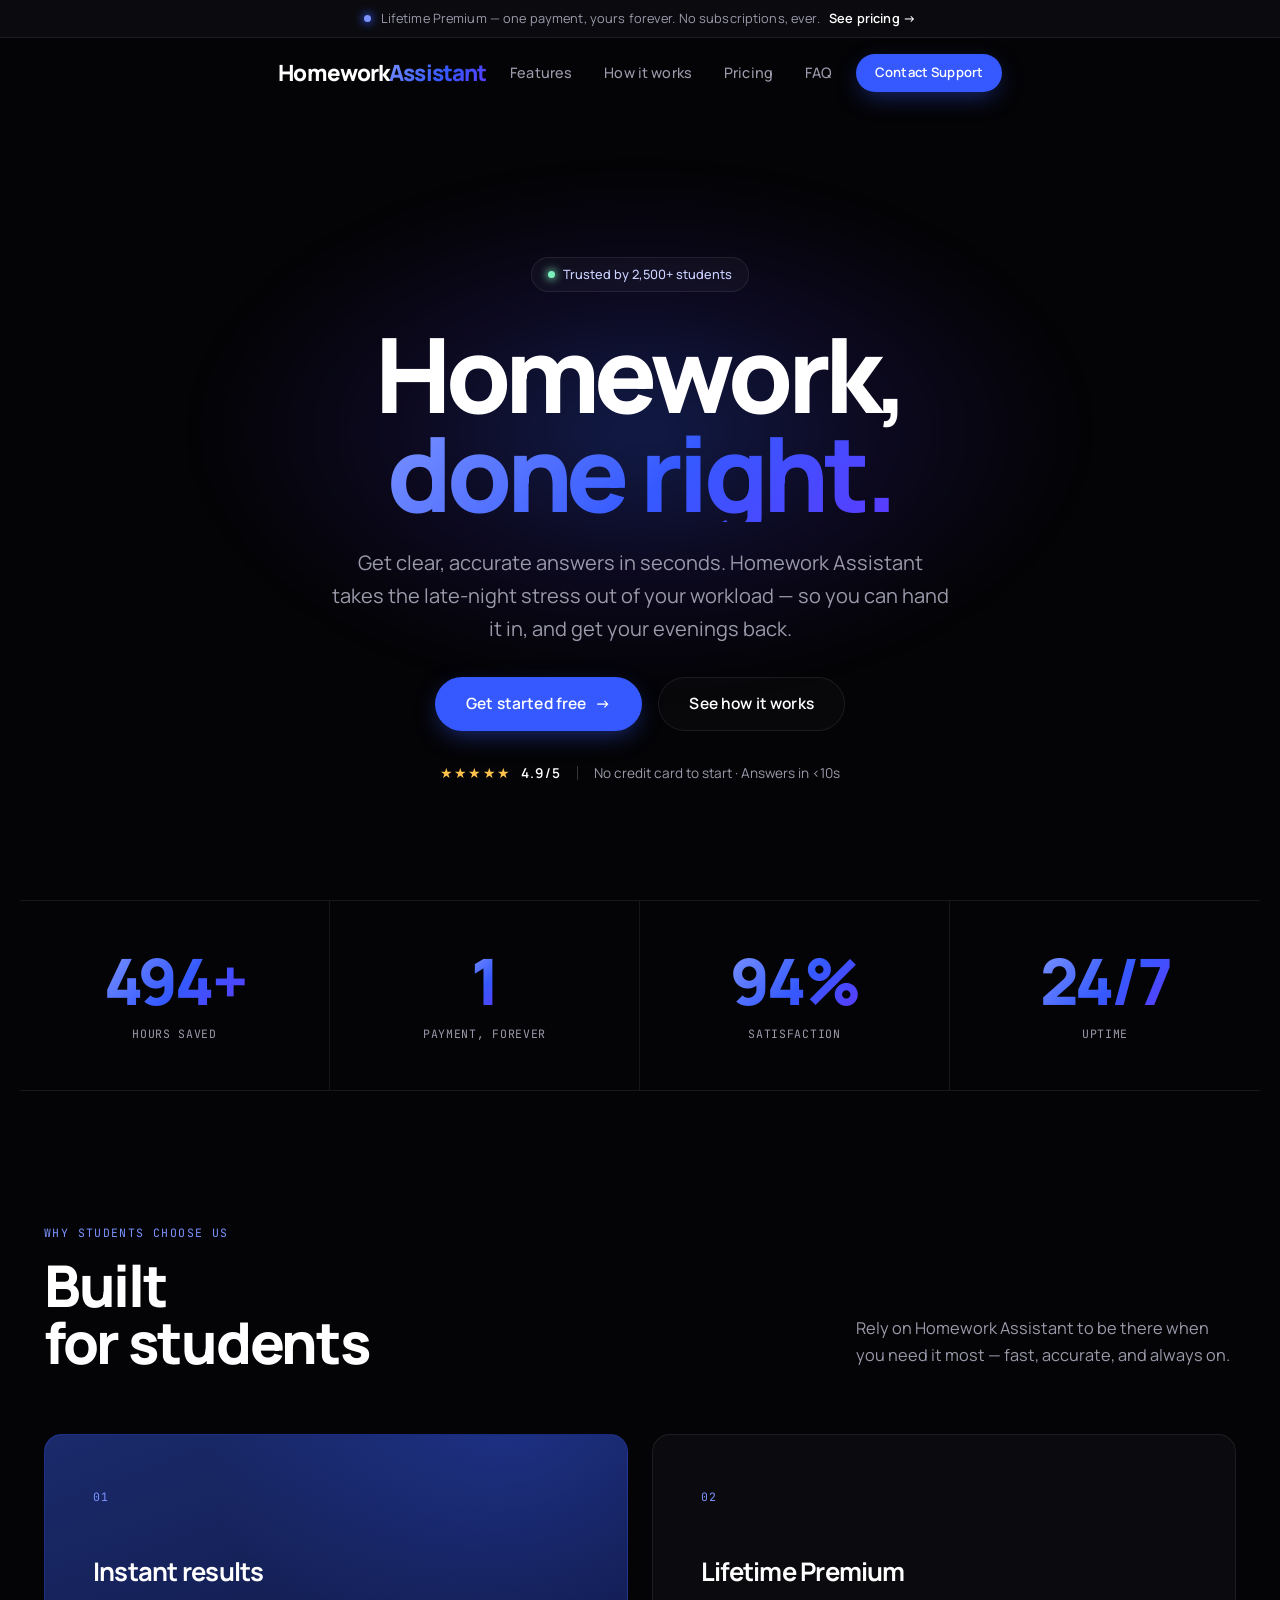
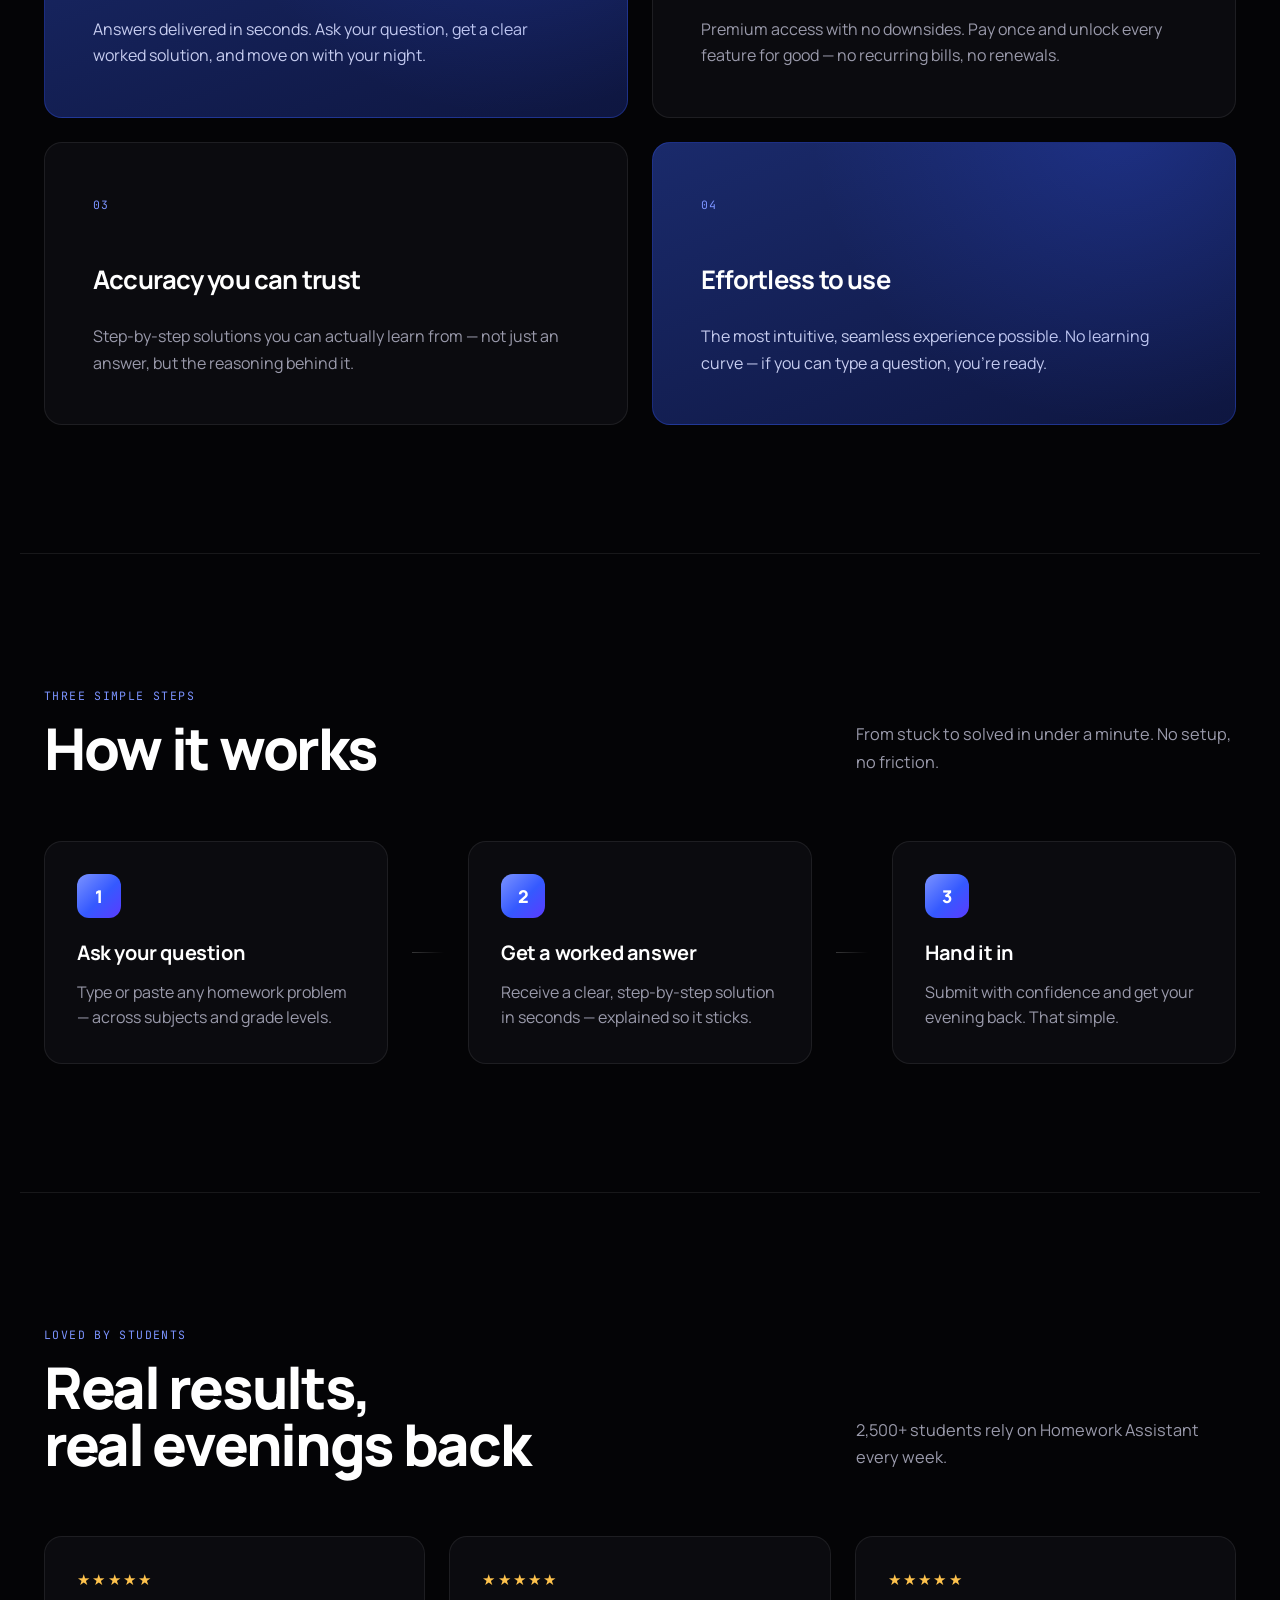
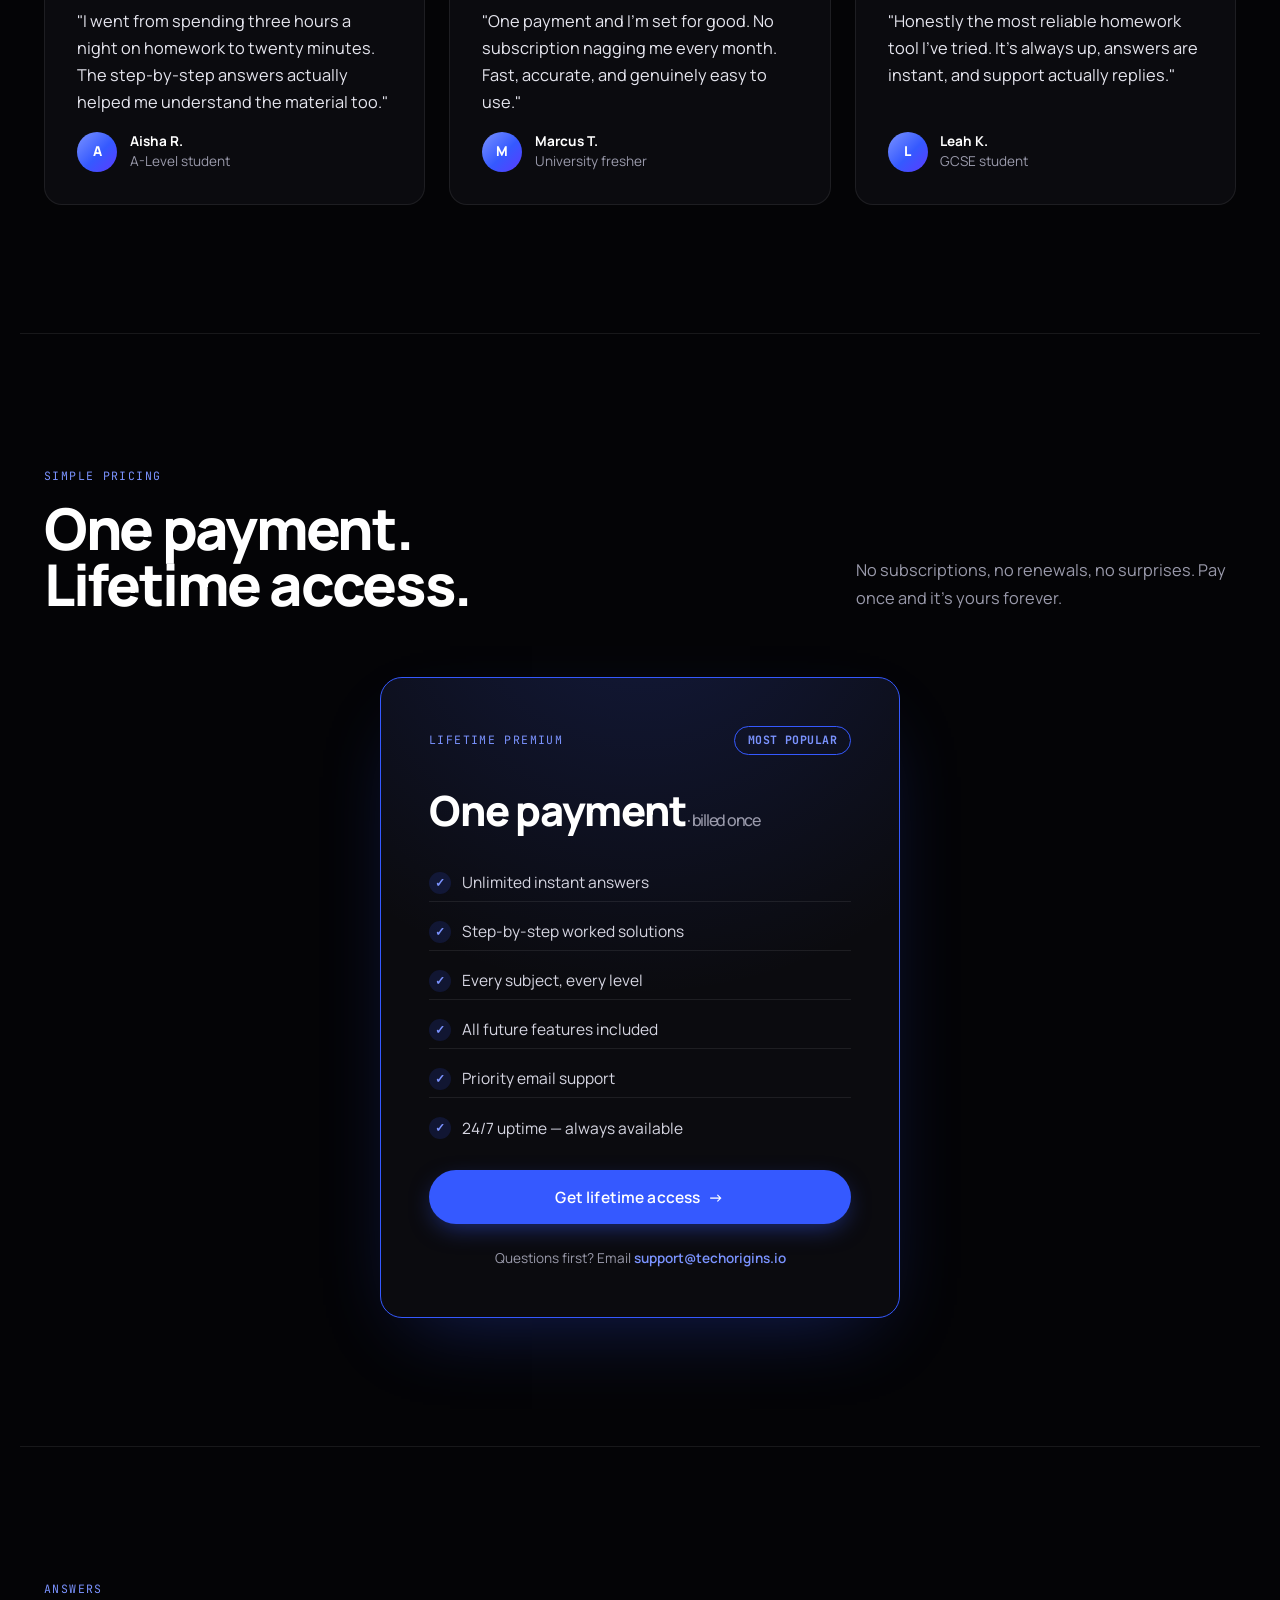
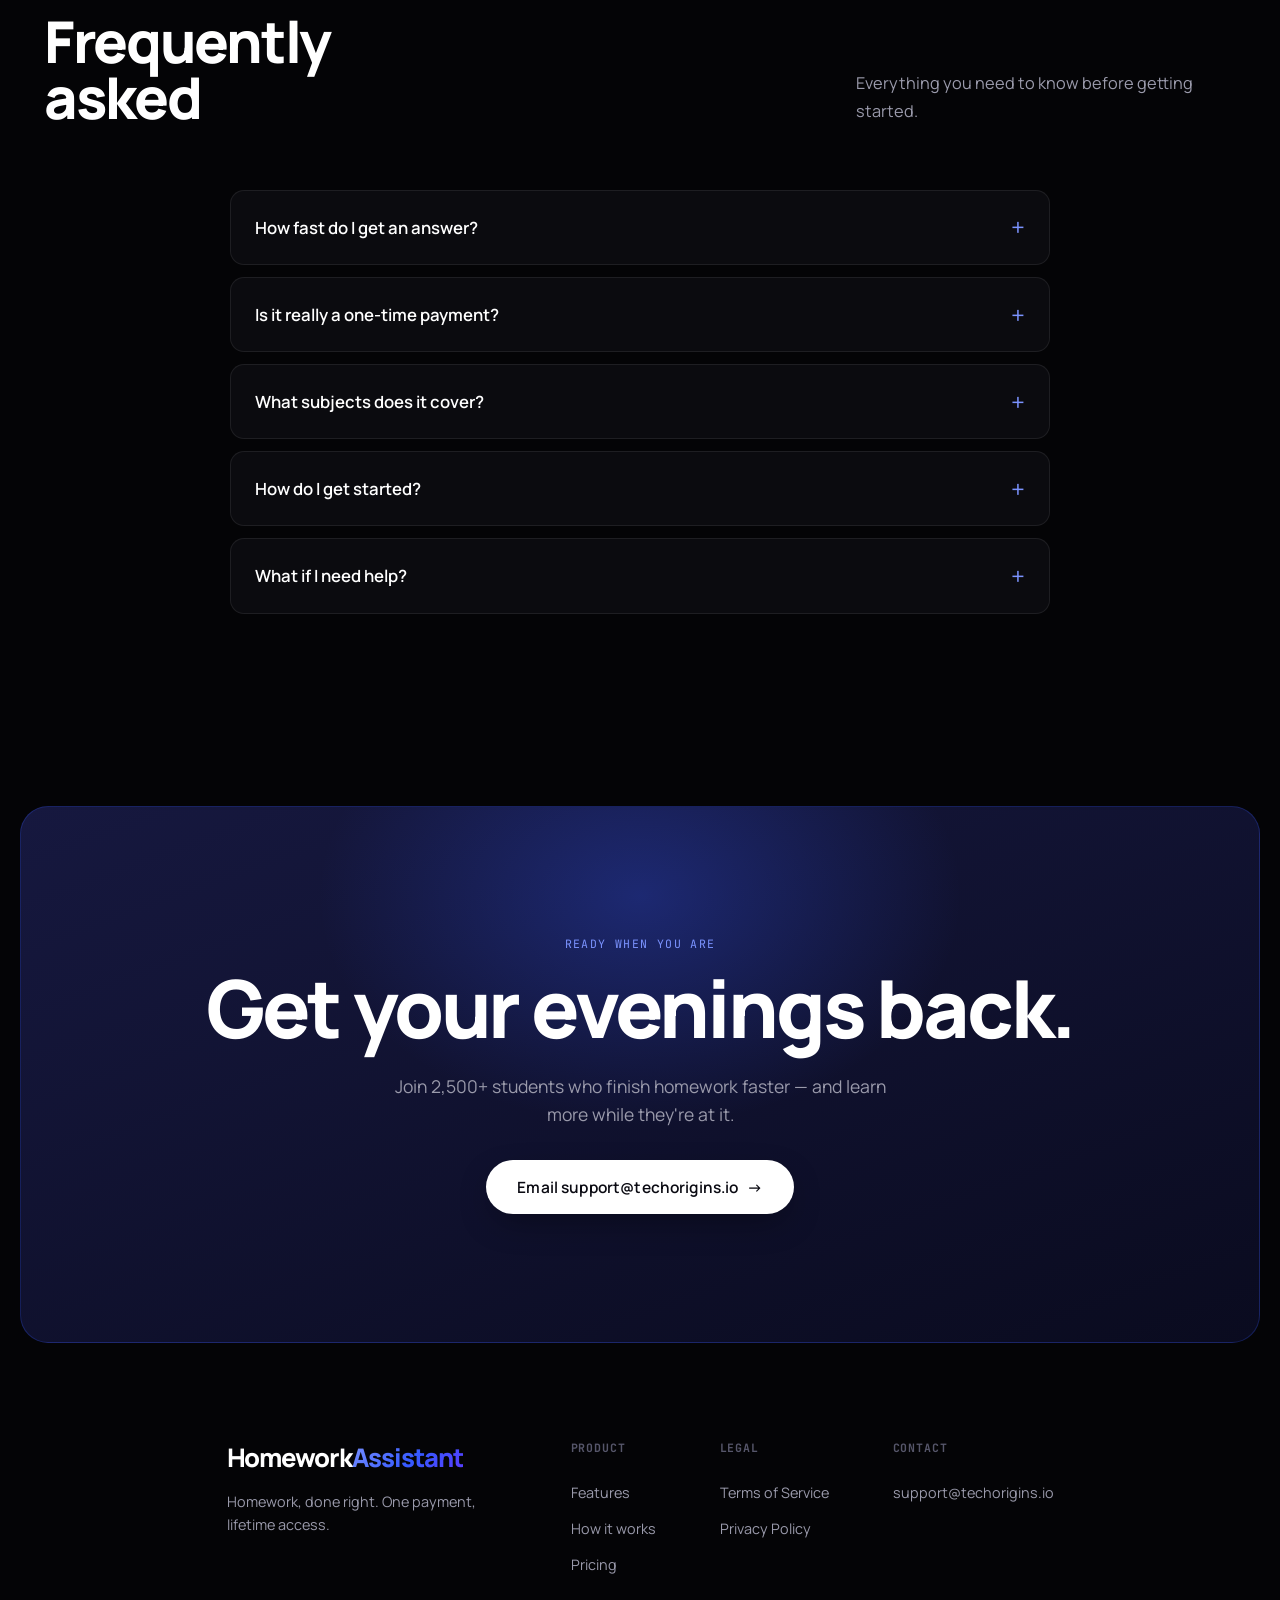
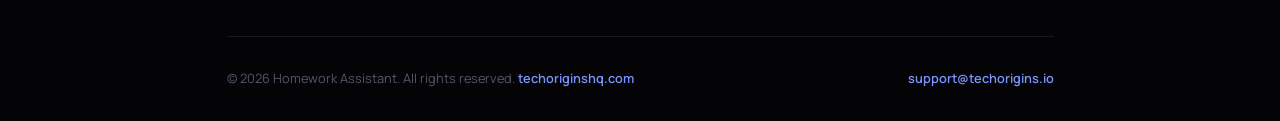
<file: index.html>
<!DOCTYPE html>
<html lang="en">
<head>
  <meta charset="utf-8" />
  <meta name="viewport" content="width=device-width, initial-scale=1" />
  <title>Homework Assistant — Homework, Done Right</title>
  <meta name="description" content="Homework Assistant gives students instant, accurate answers in seconds. One payment, lifetime access. Trusted by thousands of students to reclaim their evenings." />
  <meta property="og:title" content="Homework Assistant — Homework, Done Right" />
  <meta property="og:description" content="Instant, accurate homework help in seconds. One payment, lifetime access." />
  <meta property="og:site_name" content="Homework Assistant" />
  <meta property="og:type" content="website" />
  <meta name="twitter:card" content="summary_large_image" />
  <meta name="twitter:title" content="Homework Assistant — Homework, Done Right" />
  <meta name="twitter:description" content="Instant, accurate homework help in seconds. One payment, lifetime access." />
  <link rel="icon" href="media/favicon.svg" type="image/svg+xml" />
  <link rel="preconnect" href="https://fonts.googleapis.com" />
  <link rel="preconnect" href="https://fonts.gstatic.com" crossorigin />
  <link href="https://fonts.googleapis.com/css2?family=Manrope:wght@200..800&family=JetBrains+Mono:wght@100..800&display=swap" rel="stylesheet" />
  <link rel="stylesheet" href="styles.css" />
</head>
<body class="site-body">
  <!-- Announcement bar -->
  <div class="topbar">
    <span class="topbar-dot"></span>
    Lifetime Premium — one payment, yours forever. No subscriptions, ever.
    <a href="#pricing" class="topbar-link">See pricing →</a>
  </div>

  <header class="navbar" id="navbar">
    <a class="nav-logo" href="#top">Homework<span>Assistant</span></a>
    <nav class="nav-links">
      <a href="#features" class="nav-link">Features</a>
      <a href="#how" class="nav-link">How it works</a>
      <a href="#pricing" class="nav-link">Pricing</a>
      <a href="#faq" class="nav-link">FAQ</a>
    </nav>
    <div class="nav-actions">
      <a href="mailto:support@techorigins.io?subject=Homework%20Assistant%20Access" class="btn btn-primary btn-small">Contact Support</a>
    </div>
  </header>

  <div class="site-stage" id="top">
    <main>
      <!-- HERO -->
      <section class="hero">
        <div class="hero-glow" aria-hidden="true"></div>
        <div class="hero-inner reveal">
          <span class="hero-badge"><span class="hero-badge-dot"></span> Trusted by 2,500+ students</span>
          <h1 class="hero-title"><span>Homework,</span><span class="grad">done right.</span></h1>
          <p class="hero-subtitle">Get clear, accurate answers in seconds. Homework Assistant takes the late-night stress out of your workload — so you can hand it in, and get your evenings back.</p>
          <div class="hero-cta">
            <a class="btn btn-primary btn-lg" href="mailto:support@techorigins.io?subject=Homework%20Assistant%20Access">Get started free <span class="btn-arrow">→</span></a>
            <a href="#how" class="btn btn-secondary btn-lg">See how it works</a>
          </div>
          <div class="hero-trust">
            <div class="trust-stars">★★★★★ <span>4.9/5</span></div>
            <span class="trust-sep"></span>
            <span class="trust-text">No credit card to start · Answers in &lt;10s</span>
          </div>
        </div>
      </section>

      <!-- STATS -->
      <section class="stats-bar reveal">
        <div class="stat-item">
          <div class="stat-val" data-count="500" data-suffix="+">0</div>
          <div class="stat-label">Hours saved</div>
        </div>
        <div class="stat-item">
          <div class="stat-val">1</div>
          <div class="stat-label">Payment, forever</div>
        </div>
        <div class="stat-item">
          <div class="stat-val" data-count="96" data-suffix="%">0</div>
          <div class="stat-label">Satisfaction</div>
        </div>
        <div class="stat-item">
          <div class="stat-val">24/7</div>
          <div class="stat-label">Uptime</div>
        </div>
      </section>

      <!-- FEATURES -->
      <section class="section" id="features">
        <div class="section-header reveal">
          <div>
            <span class="section-kicker">Why students choose us</span>
            <h2 class="section-title">Built<br/>for students</h2>
          </div>
          <p class="section-subtitle">Rely on Homework Assistant to be there when you need it most — fast, accurate, and always on.</p>
        </div>
        <div class="editorial-grid">
          <div class="editorial-card span-6 accent reveal">
            <div><span class="card-number">01</span><h3 class="card-title">Instant results</h3></div>
            <p class="card-desc">Answers delivered in seconds. Ask your question, get a clear worked solution, and move on with your night.</p>
          </div>
          <div class="editorial-card span-6 reveal">
            <div><span class="card-number">02</span><h3 class="card-title">Lifetime Premium</h3></div>
            <p class="card-desc">Premium access with no downsides. Pay once and unlock every feature for good — no recurring bills, no renewals.</p>
          </div>
          <div class="editorial-card span-6 reveal">
            <div><span class="card-number">03</span><h3 class="card-title">Accuracy you can trust</h3></div>
            <p class="card-desc">Step-by-step solutions you can actually learn from — not just an answer, but the reasoning behind it.</p>
          </div>
          <div class="editorial-card span-6 accent reveal">
            <div><span class="card-number">04</span><h3 class="card-title">Effortless to use</h3></div>
            <p class="card-desc">The most intuitive, seamless experience possible. No learning curve — if you can type a question, you're ready.</p>
          </div>
        </div>
      </section>

      <!-- HOW IT WORKS -->
      <section class="section bordered" id="how">
        <div class="section-header reveal">
          <div>
            <span class="section-kicker">Three simple steps</span>
            <h2 class="section-title">How it works</h2>
          </div>
          <p class="section-subtitle">From stuck to solved in under a minute. No setup, no friction.</p>
        </div>
        <div class="steps-grid">
          <div class="step-card reveal">
            <span class="step-num">1</span>
            <h3 class="step-title">Ask your question</h3>
            <p class="step-desc">Type or paste any homework problem — across subjects and grade levels.</p>
          </div>
          <div class="step-line reveal" aria-hidden="true"></div>
          <div class="step-card reveal">
            <span class="step-num">2</span>
            <h3 class="step-title">Get a worked answer</h3>
            <p class="step-desc">Receive a clear, step-by-step solution in seconds — explained so it sticks.</p>
          </div>
          <div class="step-line reveal" aria-hidden="true"></div>
          <div class="step-card reveal">
            <span class="step-num">3</span>
            <h3 class="step-title">Hand it in</h3>
            <p class="step-desc">Submit with confidence and get your evening back. That simple.</p>
          </div>
        </div>
      </section>

      <!-- TESTIMONIALS -->
      <section class="section bordered" id="reviews">
        <div class="section-header reveal">
          <div>
            <span class="section-kicker">Loved by students</span>
            <h2 class="section-title">Real results,<br/>real evenings back</h2>
          </div>
          <p class="section-subtitle">2,500+ students rely on Homework Assistant every week.</p>
        </div>
        <div class="reviews-grid">
          <figure class="review-card reveal">
            <div class="review-stars">★★★★★</div>
            <blockquote>"I went from spending three hours a night on homework to twenty minutes. The step-by-step answers actually helped me understand the material too."</blockquote>
            <figcaption><span class="review-avatar">A</span><span><strong>Aisha R.</strong><br/>A-Level student</span></figcaption>
          </figure>
          <figure class="review-card reveal">
            <div class="review-stars">★★★★★</div>
            <blockquote>"One payment and I'm set for good. No subscription nagging me every month. Fast, accurate, and genuinely easy to use."</blockquote>
            <figcaption><span class="review-avatar">M</span><span><strong>Marcus T.</strong><br/>University fresher</span></figcaption>
          </figure>
          <figure class="review-card reveal">
            <div class="review-stars">★★★★★</div>
            <blockquote>"Honestly the most reliable homework tool I've tried. It's always up, answers are instant, and support actually replies."</blockquote>
            <figcaption><span class="review-avatar">L</span><span><strong>Leah K.</strong><br/>GCSE student</span></figcaption>
          </figure>
        </div>
      </section>

      <!-- PRICING -->
      <section class="section bordered" id="pricing">
        <div class="section-header reveal">
          <div>
            <span class="section-kicker">Simple pricing</span>
            <h2 class="section-title">One payment.<br/>Lifetime access.</h2>
          </div>
          <p class="section-subtitle">No subscriptions, no renewals, no surprises. Pay once and it's yours forever.</p>
        </div>
        <div class="pricing-wrap reveal">
          <div class="pricing-card">
            <div class="pricing-head">
              <span class="pricing-name">Lifetime Premium</span>
              <span class="pricing-badge">Most popular</span>
            </div>
            <div class="pricing-price">One payment<span class="pricing-suffix"> · billed once</span></div>
            <ul class="pricing-features">
              <li><span class="tick">✓</span> Unlimited instant answers</li>
              <li><span class="tick">✓</span> Step-by-step worked solutions</li>
              <li><span class="tick">✓</span> Every subject, every level</li>
              <li><span class="tick">✓</span> All future features included</li>
              <li><span class="tick">✓</span> Priority email support</li>
              <li><span class="tick">✓</span> 24/7 uptime — always available</li>
            </ul>
            <a class="btn btn-primary btn-lg btn-full" href="mailto:support@techorigins.io?subject=Homework%20Assistant%20Lifetime%20Access">Get lifetime access <span class="btn-arrow">→</span></a>
            <p class="pricing-fineprint">Questions first? Email <a href="mailto:support@techorigins.io">support@techorigins.io</a></p>
          </div>
        </div>
      </section>

      <!-- FAQ -->
      <section class="section bordered" id="faq">
        <div class="section-header reveal">
          <div>
            <span class="section-kicker">Answers</span>
            <h2 class="section-title">Frequently<br/>asked</h2>
          </div>
          <p class="section-subtitle">Everything you need to know before getting started.</p>
        </div>
        <div class="faq-list reveal">
          <details class="faq-item">
            <summary>How fast do I get an answer?<span class="faq-icon">+</span></summary>
            <p>Most answers come back in under ten seconds. Ask your question and you'll have a clear, worked solution almost instantly.</p>
          </details>
          <details class="faq-item">
            <summary>Is it really a one-time payment?<span class="faq-icon">+</span></summary>
            <p>Yes. Lifetime Premium is a single payment — no subscriptions, no renewals, no hidden fees. Pay once and every feature is yours for good, including everything we build in the future.</p>
          </details>
          <details class="faq-item">
            <summary>What subjects does it cover?<span class="faq-icon">+</span></summary>
            <p>Homework Assistant works across subjects and grade levels — from GCSE and A-Level through to university coursework. If you can type the question, we can help.</p>
          </details>
          <details class="faq-item">
            <summary>How do I get started?<span class="faq-icon">+</span></summary>
            <p>Email us at <a href="mailto:support@techorigins.io?subject=Homework%20Assistant%20Access">support@techorigins.io</a> and we'll get you set up. It only takes a minute.</p>
          </details>
          <details class="faq-item">
            <summary>What if I need help?<span class="faq-icon">+</span></summary>
            <p>Our team replies fast. Reach us any time at <a href="mailto:support@techorigins.io">support@techorigins.io</a> and we'll sort you out.</p>
          </details>
        </div>
      </section>

      <!-- FINAL CTA -->
      <section class="massive-cta reveal">
        <div class="cta-glow" aria-hidden="true"></div>
        <span class="cta-kicker">Ready when you are</span>
        <h2 class="cta-title">Get your evenings back.</h2>
        <p class="cta-sub">Join 2,500+ students who finish homework faster — and learn more while they're at it.</p>
        <a href="mailto:support@techorigins.io?subject=Homework%20Assistant%20Access" class="btn btn-light btn-lg">Email support@techorigins.io <span class="btn-arrow">→</span></a>
      </section>
    </main>
  </div>

  <footer class="footer">
    <div class="footer-top">
      <div class="footer-brand">
        <h2><span class="brand-wordmark">Homework<span class="brand-accent">Assistant</span></span></h2>
        <p class="footer-tagline">Homework, done right. One payment, lifetime access.</p>
      </div>
      <div class="footer-links">
        <div class="footer-col">
          <h4>Product</h4>
          <ul>
            <li><a href="#features">Features</a></li>
            <li><a href="#how">How it works</a></li>
            <li><a href="#pricing">Pricing</a></li>
          </ul>
        </div>
        <div class="footer-col">
          <h4>Legal</h4>
          <ul>
            <li><a href="terms.html">Terms of Service</a></li>
            <li><a href="privacy.html">Privacy Policy</a></li>
          </ul>
        </div>
        <div class="footer-col">
          <h4>Contact</h4>
          <ul>
            <li><a href="mailto:support@techorigins.io">support@techorigins.io</a></li>
          </ul>
        </div>
      </div>
    </div>
    <div class="footer-bottom">
      <p>© <span id="year"></span> Homework Assistant. All rights reserved. <a href="https://techoriginshq.com/" class="footer-bottom-cta">techoriginshq.com</a></p>
      <script>document.getElementById("year").textContent = new Date().getFullYear();</script>
      <a href="mailto:support@techorigins.io" class="footer-bottom-cta">support@techorigins.io</a>
    </div>
  </footer>

  <script src="script.js"></script>
</body>
</html>
</file>
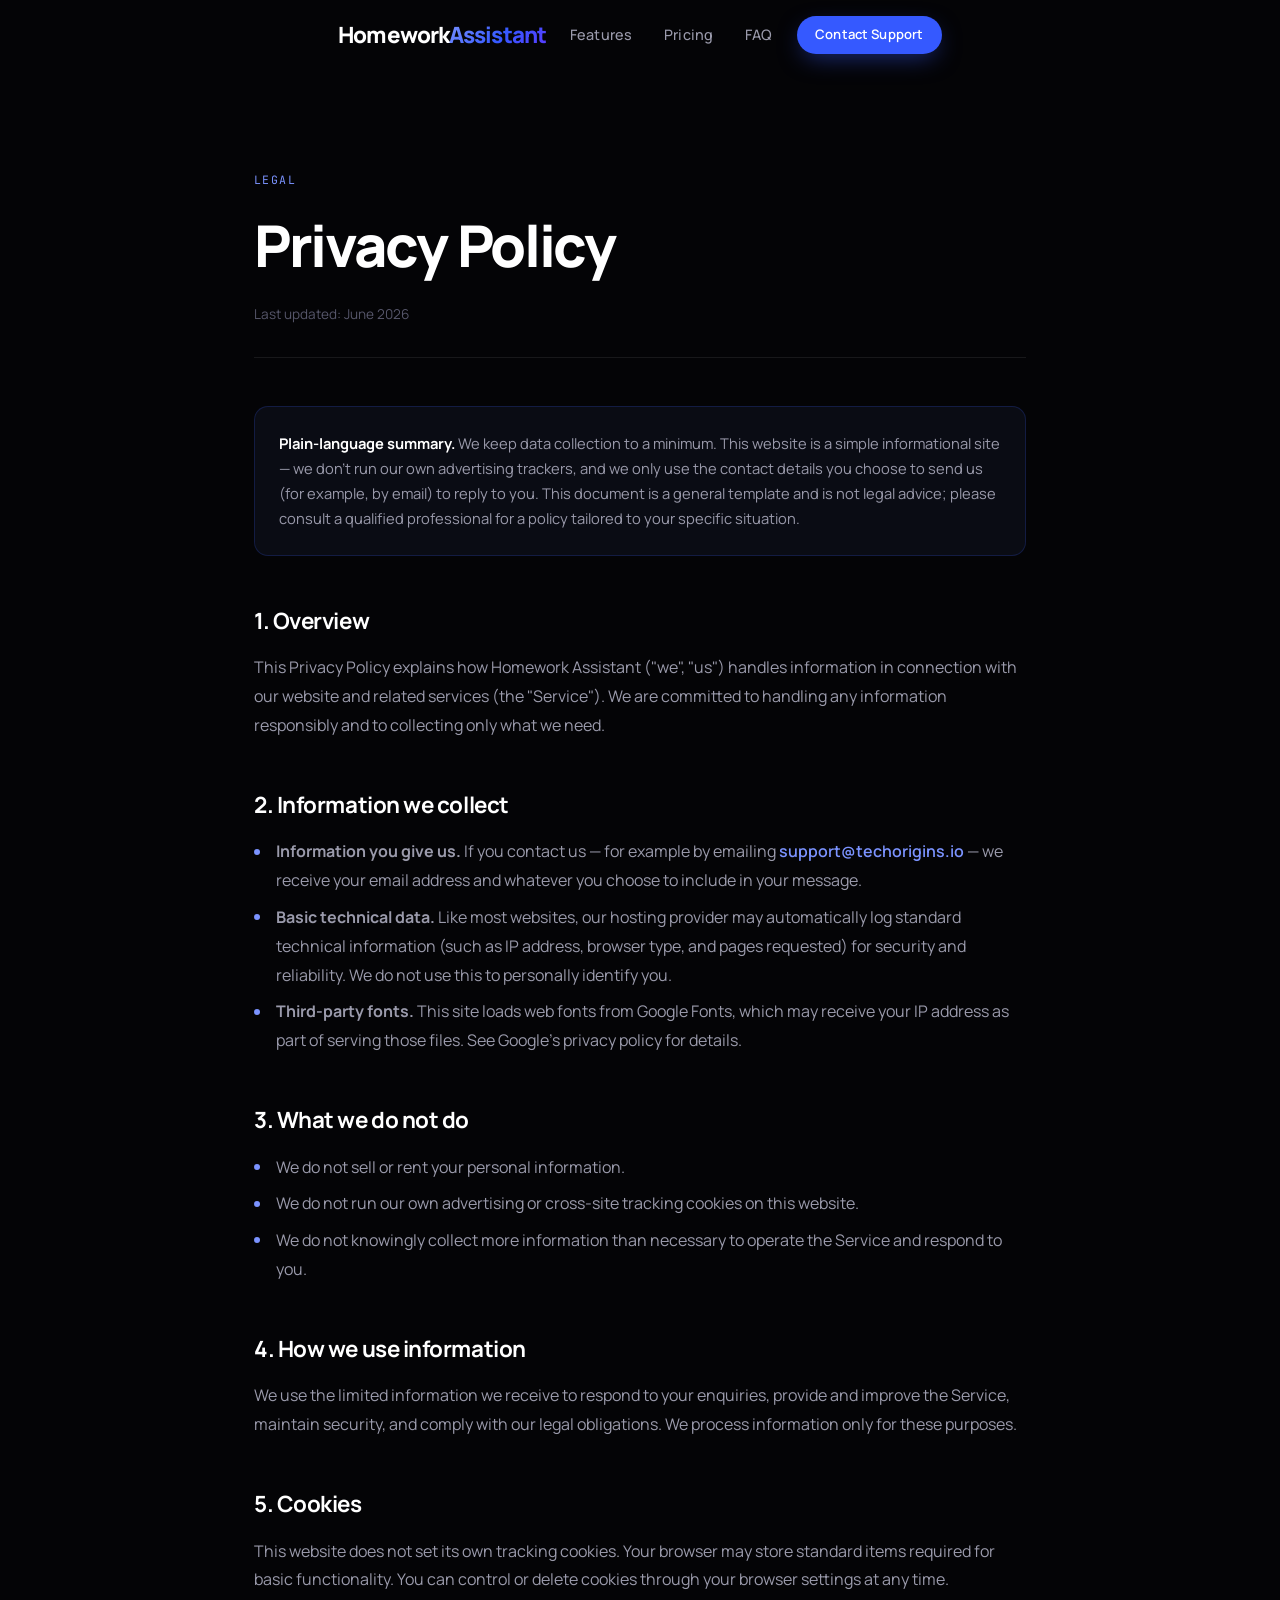
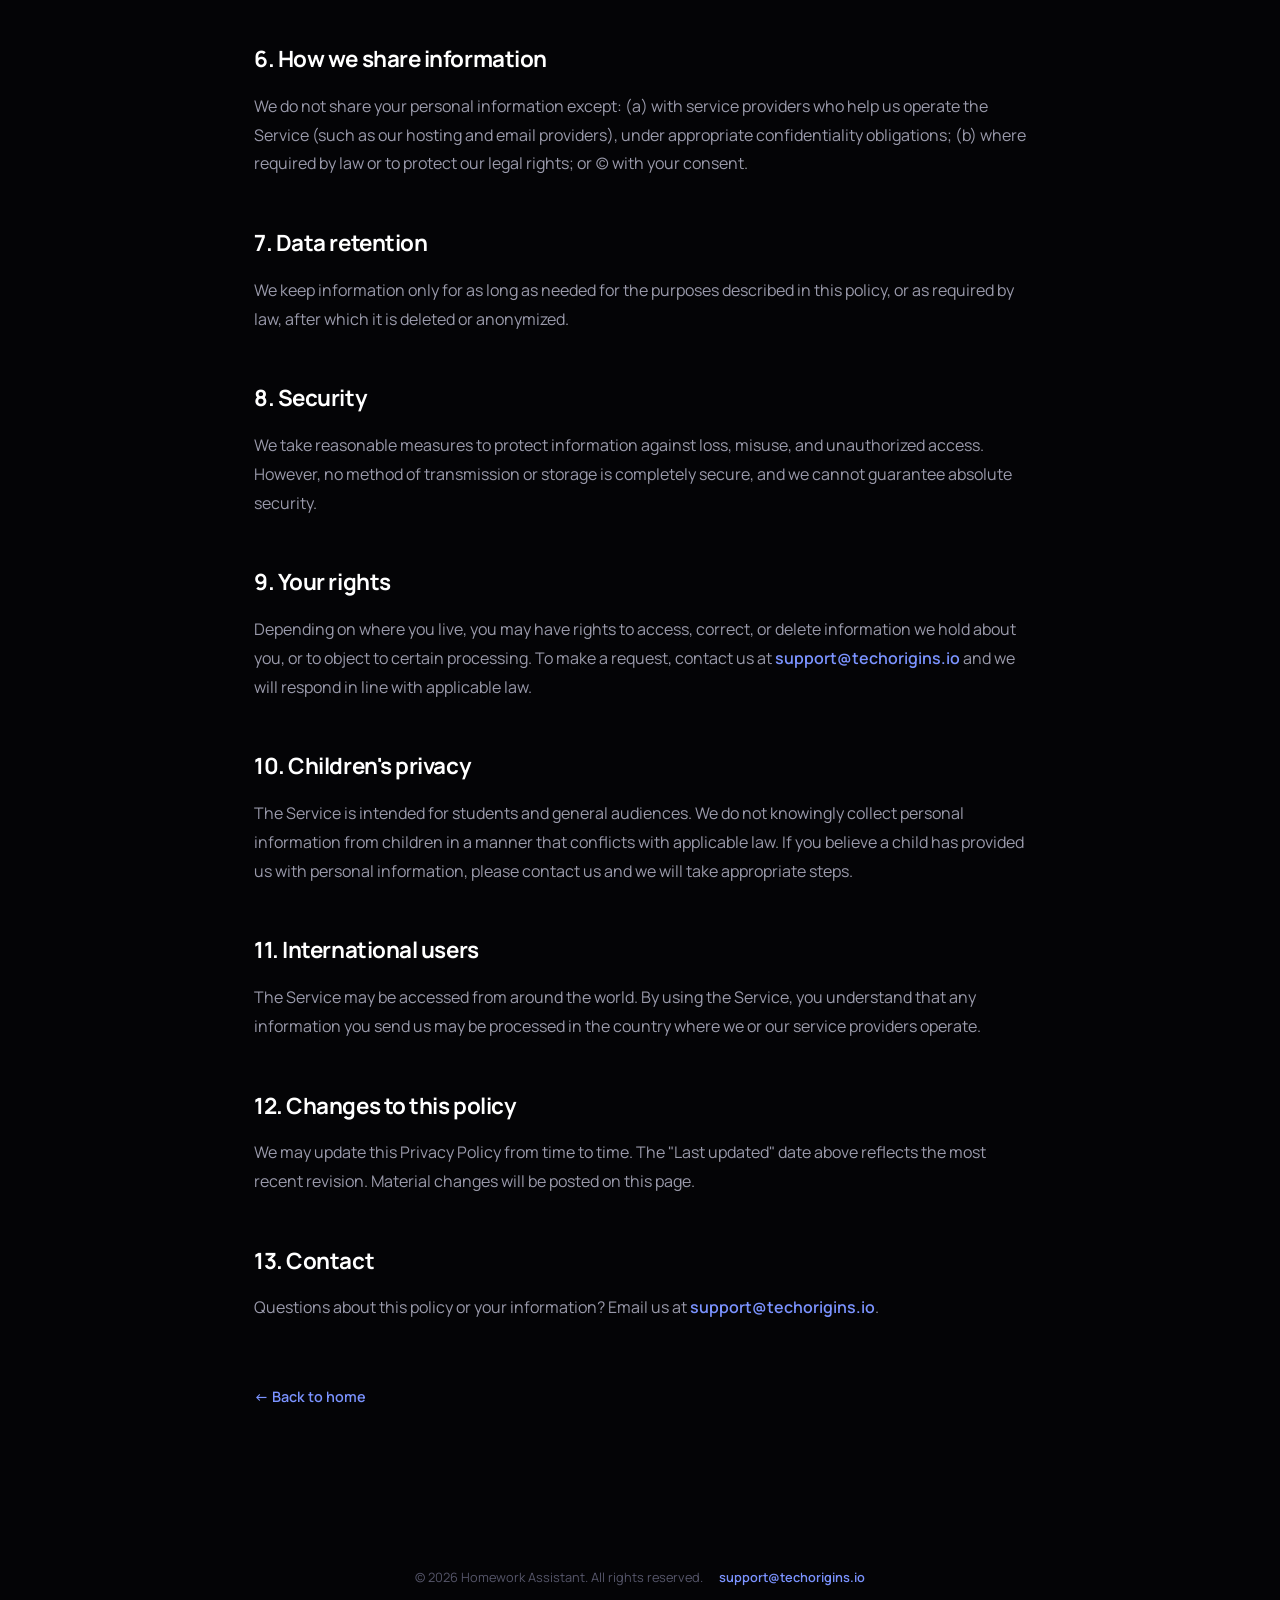
<file: privacy.html>
<!DOCTYPE html>
<html lang="en">
<head>
  <meta charset="utf-8" />
  <meta name="viewport" content="width=device-width, initial-scale=1" />
  <title>Privacy Policy — Homework Assistant</title>
  <meta name="description" content="Privacy Policy for Homework Assistant." />
  <meta name="robots" content="index,follow" />
  <link rel="icon" href="media/favicon.svg" type="image/svg+xml" />
  <link rel="preconnect" href="https://fonts.googleapis.com" />
  <link rel="preconnect" href="https://fonts.gstatic.com" crossorigin />
  <link href="https://fonts.googleapis.com/css2?family=Manrope:wght@200..800&family=JetBrains+Mono:wght@100..800&display=swap" rel="stylesheet" />
  <link rel="stylesheet" href="styles.css" />
</head>
<body class="site-body">
  <header class="navbar">
    <a class="nav-logo" href="index.html">Homework<span>Assistant</span></a>
    <nav class="nav-links">
      <a href="index.html#features" class="nav-link">Features</a>
      <a href="index.html#pricing" class="nav-link">Pricing</a>
      <a href="index.html#faq" class="nav-link">FAQ</a>
    </nav>
    <div class="nav-actions">
      <a href="mailto:support@techorigins.io?subject=Homework%20Assistant" class="btn btn-primary btn-small">Contact Support</a>
    </div>
  </header>

  <main class="legal-main">
    <div class="legal-header">
      <span class="legal-eyebrow">Legal</span>
      <h1>Privacy Policy</h1>
      <p class="legal-updated">Last updated: June 2026</p>
    </div>

    <div class="legal-disclaimer">
      <strong>Plain-language summary.</strong> We keep data collection to a minimum. This website is a simple
      informational site — we don't run our own advertising trackers, and we only use the contact details you
      choose to send us (for example, by email) to reply to you. This document is a general template and is not
      legal advice; please consult a qualified professional for a policy tailored to your specific situation.
    </div>

    <div class="legal-body">
      <h2>1. Overview</h2>
      <p>This Privacy Policy explains how Homework Assistant ("we", "us") handles information in connection with our website and related services (the "Service"). We are committed to handling any information responsibly and to collecting only what we need.</p>

      <h2>2. Information we collect</h2>
      <ul>
        <li><strong>Information you give us.</strong> If you contact us — for example by emailing <a href="mailto:support@techorigins.io">support@techorigins.io</a> — we receive your email address and whatever you choose to include in your message.</li>
        <li><strong>Basic technical data.</strong> Like most websites, our hosting provider may automatically log standard technical information (such as IP address, browser type, and pages requested) for security and reliability. We do not use this to personally identify you.</li>
        <li><strong>Third-party fonts.</strong> This site loads web fonts from Google Fonts, which may receive your IP address as part of serving those files. See Google's privacy policy for details.</li>
      </ul>

      <h2>3. What we do not do</h2>
      <ul>
        <li>We do not sell or rent your personal information.</li>
        <li>We do not run our own advertising or cross-site tracking cookies on this website.</li>
        <li>We do not knowingly collect more information than necessary to operate the Service and respond to you.</li>
      </ul>

      <h2>4. How we use information</h2>
      <p>We use the limited information we receive to respond to your enquiries, provide and improve the Service, maintain security, and comply with our legal obligations. We process information only for these purposes.</p>

      <h2>5. Cookies</h2>
      <p>This website does not set its own tracking cookies. Your browser may store standard items required for basic functionality. You can control or delete cookies through your browser settings at any time.</p>

      <h2>6. How we share information</h2>
      <p>We do not share your personal information except: (a) with service providers who help us operate the Service (such as our hosting and email providers), under appropriate confidentiality obligations; (b) where required by law or to protect our legal rights; or (c) with your consent.</p>

      <h2>7. Data retention</h2>
      <p>We keep information only for as long as needed for the purposes described in this policy, or as required by law, after which it is deleted or anonymized.</p>

      <h2>8. Security</h2>
      <p>We take reasonable measures to protect information against loss, misuse, and unauthorized access. However, no method of transmission or storage is completely secure, and we cannot guarantee absolute security.</p>

      <h2>9. Your rights</h2>
      <p>Depending on where you live, you may have rights to access, correct, or delete information we hold about you, or to object to certain processing. To make a request, contact us at <a href="mailto:support@techorigins.io">support@techorigins.io</a> and we will respond in line with applicable law.</p>

      <h2>10. Children's privacy</h2>
      <p>The Service is intended for students and general audiences. We do not knowingly collect personal information from children in a manner that conflicts with applicable law. If you believe a child has provided us with personal information, please contact us and we will take appropriate steps.</p>

      <h2>11. International users</h2>
      <p>The Service may be accessed from around the world. By using the Service, you understand that any information you send us may be processed in the country where we or our service providers operate.</p>

      <h2>12. Changes to this policy</h2>
      <p>We may update this Privacy Policy from time to time. The "Last updated" date above reflects the most recent revision. Material changes will be posted on this page.</p>

      <h2>13. Contact</h2>
      <p>Questions about this policy or your information? Email us at <a href="mailto:support@techorigins.io">support@techorigins.io</a>.</p>

      <a href="index.html" class="legal-back">← Back to home</a>
    </div>
  </main>

  <footer class="footer">
    <div class="footer-bottom">
      <p>© 2026 Homework Assistant. All rights reserved.</p>
      <a href="mailto:support@techorigins.io" class="footer-bottom-cta">support@techorigins.io</a>
    </div>
  </footer>
</body>
</html>
</file>
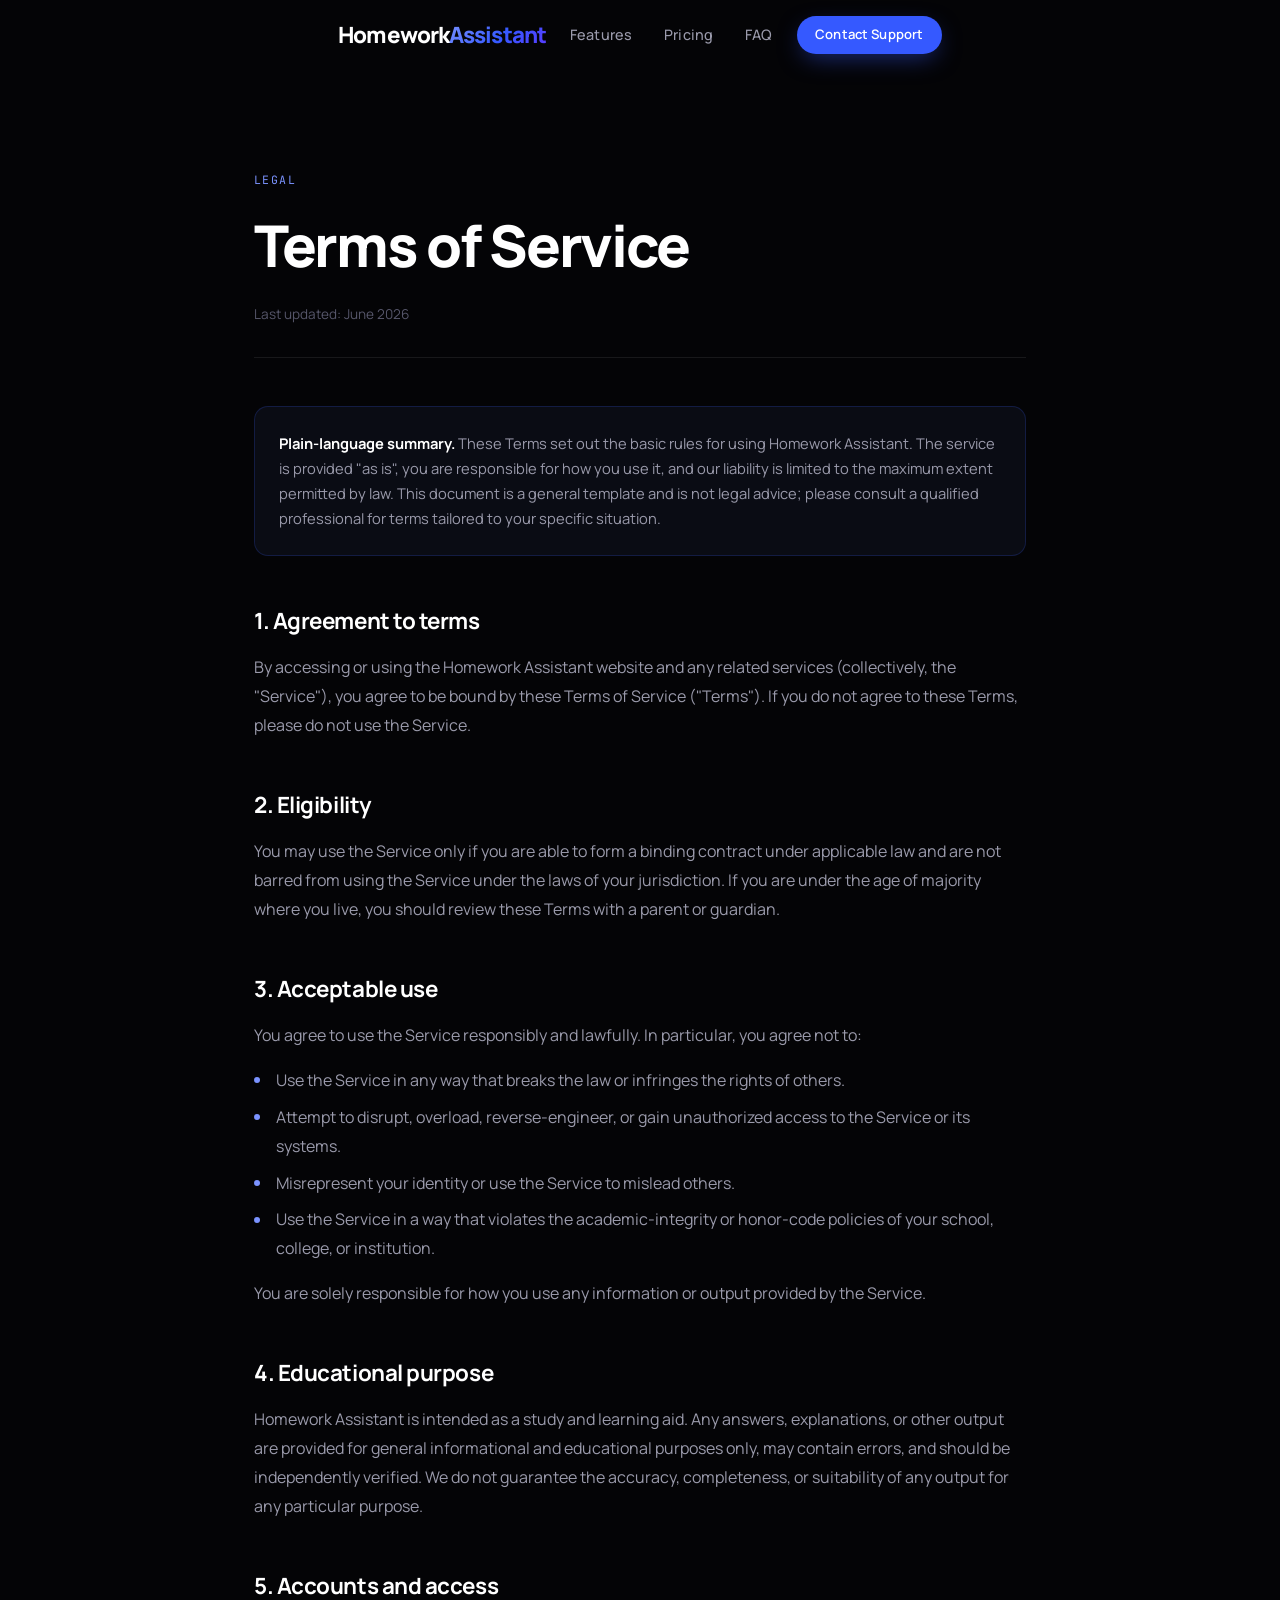
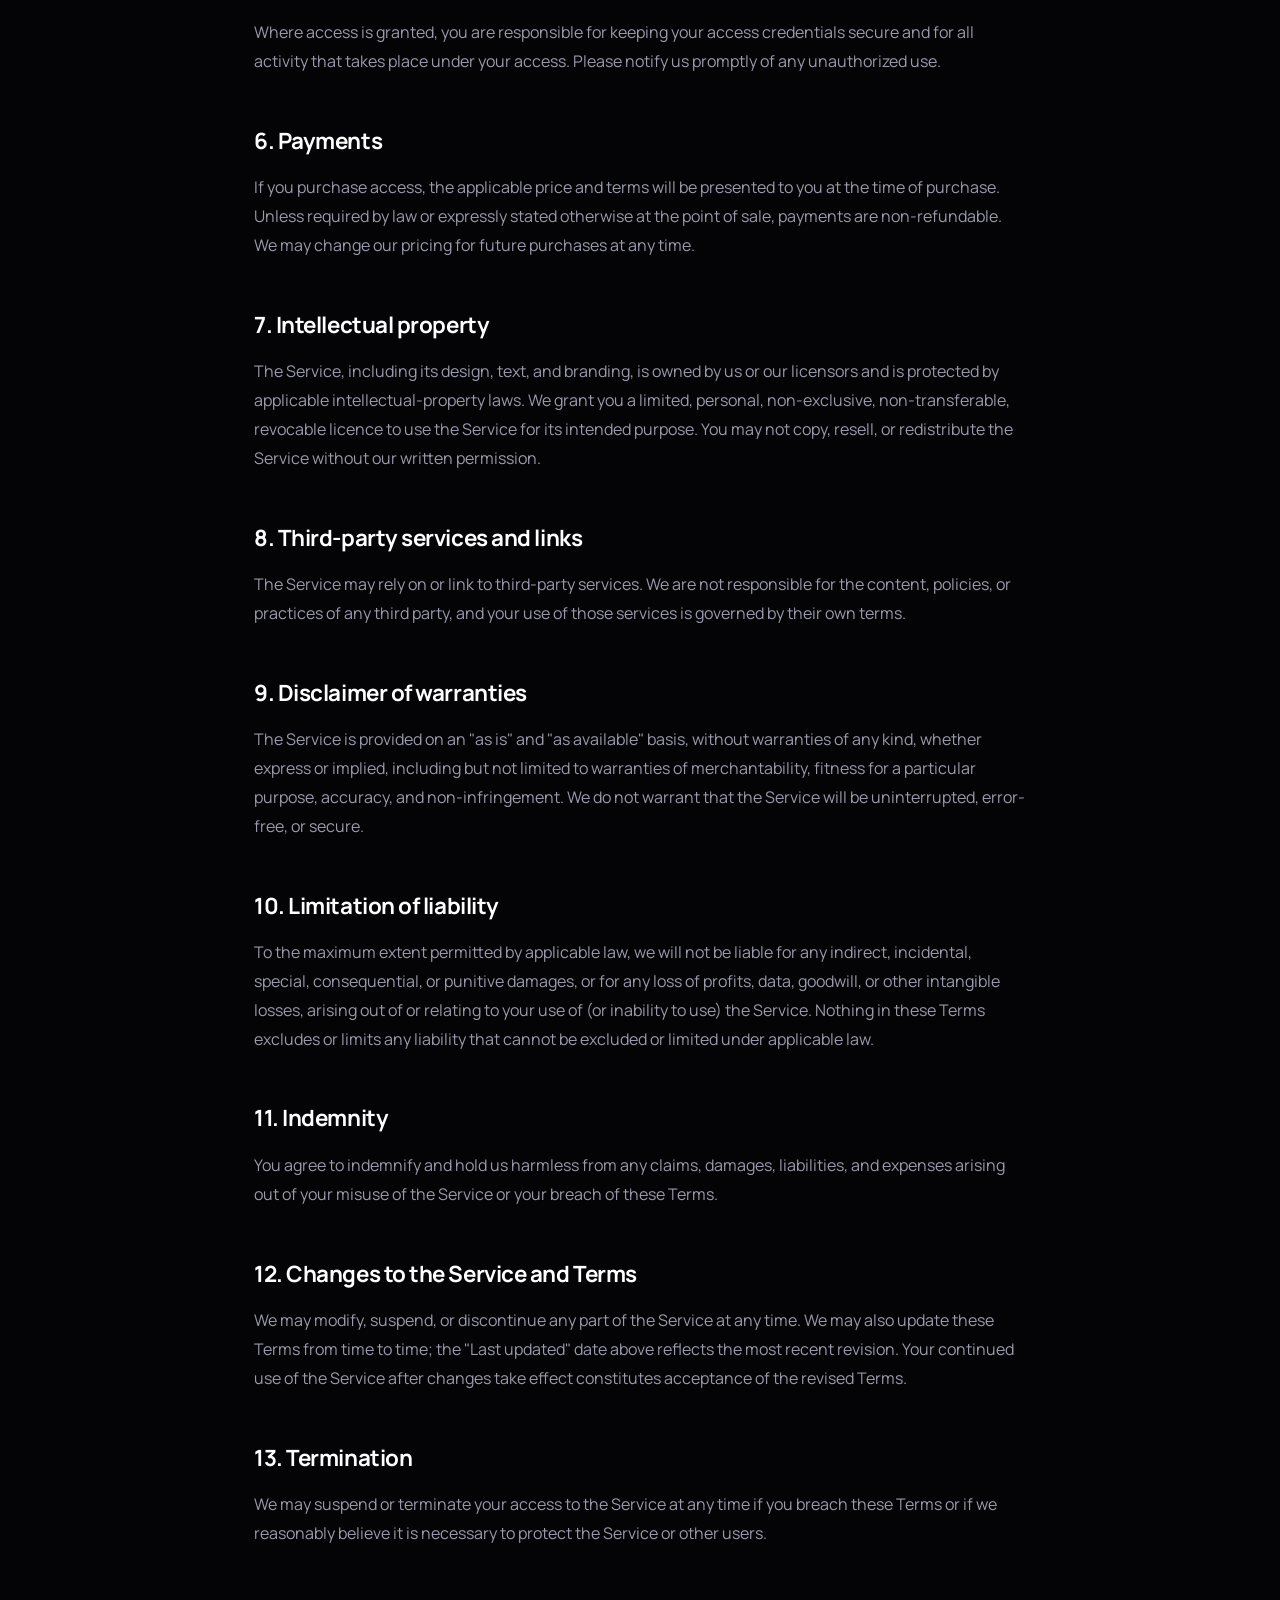
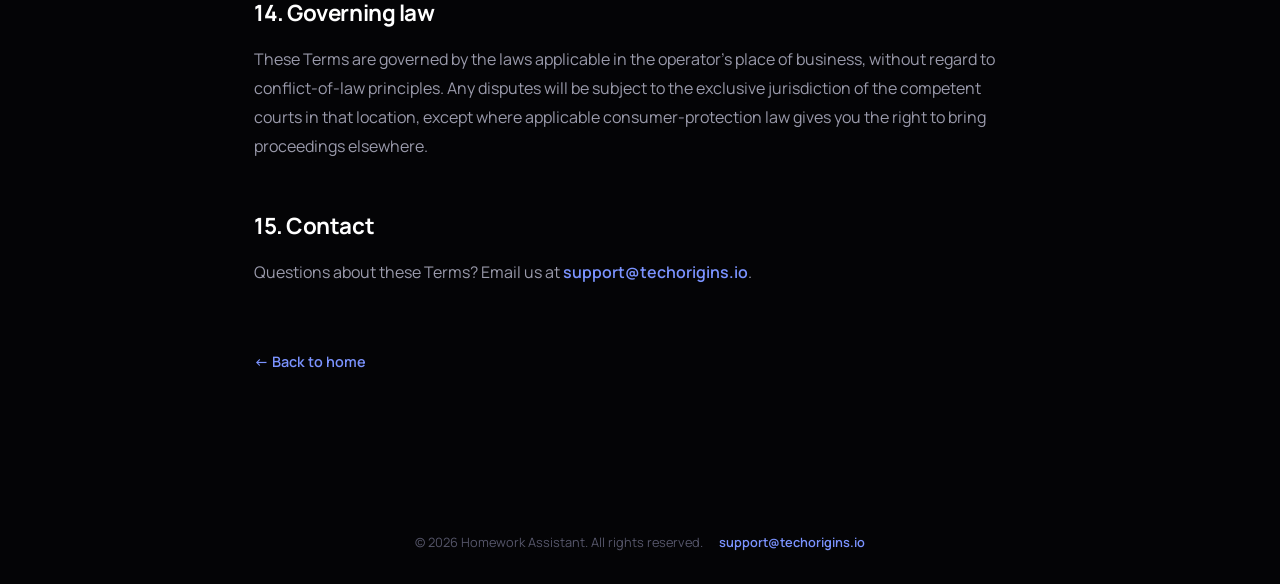
<file: terms.html>
<!DOCTYPE html>
<html lang="en">
<head>
  <meta charset="utf-8" />
  <meta name="viewport" content="width=device-width, initial-scale=1" />
  <title>Terms of Service — Homework Assistant</title>
  <meta name="description" content="Terms of Service for Homework Assistant." />
  <meta name="robots" content="index,follow" />
  <link rel="icon" href="media/favicon.svg" type="image/svg+xml" />
  <link rel="preconnect" href="https://fonts.googleapis.com" />
  <link rel="preconnect" href="https://fonts.gstatic.com" crossorigin />
  <link href="https://fonts.googleapis.com/css2?family=Manrope:wght@200..800&family=JetBrains+Mono:wght@100..800&display=swap" rel="stylesheet" />
  <link rel="stylesheet" href="styles.css" />
</head>
<body class="site-body">
  <header class="navbar">
    <a class="nav-logo" href="index.html">Homework<span>Assistant</span></a>
    <nav class="nav-links">
      <a href="index.html#features" class="nav-link">Features</a>
      <a href="index.html#pricing" class="nav-link">Pricing</a>
      <a href="index.html#faq" class="nav-link">FAQ</a>
    </nav>
    <div class="nav-actions">
      <a href="mailto:support@techorigins.io?subject=Homework%20Assistant" class="btn btn-primary btn-small">Contact Support</a>
    </div>
  </header>

  <main class="legal-main">
    <div class="legal-header">
      <span class="legal-eyebrow">Legal</span>
      <h1>Terms of Service</h1>
      <p class="legal-updated">Last updated: June 2026</p>
    </div>

    <div class="legal-disclaimer">
      <strong>Plain-language summary.</strong> These Terms set out the basic rules for using Homework Assistant.
      The service is provided "as is", you are responsible for how you use it, and our liability is limited to the
      maximum extent permitted by law. This document is a general template and is not legal advice; please consult a
      qualified professional for terms tailored to your specific situation.
    </div>

    <div class="legal-body">
      <h2>1. Agreement to terms</h2>
      <p>By accessing or using the Homework Assistant website and any related services (collectively, the "Service"), you agree to be bound by these Terms of Service ("Terms"). If you do not agree to these Terms, please do not use the Service.</p>

      <h2>2. Eligibility</h2>
      <p>You may use the Service only if you are able to form a binding contract under applicable law and are not barred from using the Service under the laws of your jurisdiction. If you are under the age of majority where you live, you should review these Terms with a parent or guardian.</p>

      <h2>3. Acceptable use</h2>
      <p>You agree to use the Service responsibly and lawfully. In particular, you agree not to:</p>
      <ul>
        <li>Use the Service in any way that breaks the law or infringes the rights of others.</li>
        <li>Attempt to disrupt, overload, reverse-engineer, or gain unauthorized access to the Service or its systems.</li>
        <li>Misrepresent your identity or use the Service to mislead others.</li>
        <li>Use the Service in a way that violates the academic-integrity or honor-code policies of your school, college, or institution.</li>
      </ul>
      <p>You are solely responsible for how you use any information or output provided by the Service.</p>

      <h2>4. Educational purpose</h2>
      <p>Homework Assistant is intended as a study and learning aid. Any answers, explanations, or other output are provided for general informational and educational purposes only, may contain errors, and should be independently verified. We do not guarantee the accuracy, completeness, or suitability of any output for any particular purpose.</p>

      <h2>5. Accounts and access</h2>
      <p>Where access is granted, you are responsible for keeping your access credentials secure and for all activity that takes place under your access. Please notify us promptly of any unauthorized use.</p>

      <h2>6. Payments</h2>
      <p>If you purchase access, the applicable price and terms will be presented to you at the time of purchase. Unless required by law or expressly stated otherwise at the point of sale, payments are non-refundable. We may change our pricing for future purchases at any time.</p>

      <h2>7. Intellectual property</h2>
      <p>The Service, including its design, text, and branding, is owned by us or our licensors and is protected by applicable intellectual-property laws. We grant you a limited, personal, non-exclusive, non-transferable, revocable licence to use the Service for its intended purpose. You may not copy, resell, or redistribute the Service without our written permission.</p>

      <h2>8. Third-party services and links</h2>
      <p>The Service may rely on or link to third-party services. We are not responsible for the content, policies, or practices of any third party, and your use of those services is governed by their own terms.</p>

      <h2>9. Disclaimer of warranties</h2>
      <p>The Service is provided on an "as is" and "as available" basis, without warranties of any kind, whether express or implied, including but not limited to warranties of merchantability, fitness for a particular purpose, accuracy, and non-infringement. We do not warrant that the Service will be uninterrupted, error-free, or secure.</p>

      <h2>10. Limitation of liability</h2>
      <p>To the maximum extent permitted by applicable law, we will not be liable for any indirect, incidental, special, consequential, or punitive damages, or for any loss of profits, data, goodwill, or other intangible losses, arising out of or relating to your use of (or inability to use) the Service. Nothing in these Terms excludes or limits any liability that cannot be excluded or limited under applicable law.</p>

      <h2>11. Indemnity</h2>
      <p>You agree to indemnify and hold us harmless from any claims, damages, liabilities, and expenses arising out of your misuse of the Service or your breach of these Terms.</p>

      <h2>12. Changes to the Service and Terms</h2>
      <p>We may modify, suspend, or discontinue any part of the Service at any time. We may also update these Terms from time to time; the "Last updated" date above reflects the most recent revision. Your continued use of the Service after changes take effect constitutes acceptance of the revised Terms.</p>

      <h2>13. Termination</h2>
      <p>We may suspend or terminate your access to the Service at any time if you breach these Terms or if we reasonably believe it is necessary to protect the Service or other users.</p>

      <h2>14. Governing law</h2>
      <p>These Terms are governed by the laws applicable in the operator's place of business, without regard to conflict-of-law principles. Any disputes will be subject to the exclusive jurisdiction of the competent courts in that location, except where applicable consumer-protection law gives you the right to bring proceedings elsewhere.</p>

      <h2>15. Contact</h2>
      <p>Questions about these Terms? Email us at <a href="mailto:support@techorigins.io">support@techorigins.io</a>.</p>

      <a href="index.html" class="legal-back">← Back to home</a>
    </div>
  </main>

  <footer class="footer">
    <div class="footer-bottom">
      <p>© 2026 Homework Assistant. All rights reserved.</p>
      <a href="mailto:support@techorigins.io" class="footer-bottom-cta">support@techorigins.io</a>
    </div>
  </footer>
</body>
</html>
</file>
<file: styles.css>
:root{
  --bg-pure:#040406;--bg-surface:#0b0b0f;--bg-elevated:#121218;
  --text-main:#fff;--text-muted:#9a9aab;--text-dim:#56566a;
  --accent:#3559ff;--accent-2:#7b93ff;--accent-hover:#284bdf;
  --border:#ffffff14;--border-hover:#ffffff33;
  --success:#7cf0bd;--star:#ffc34d;
  --grad:linear-gradient(135deg,#7b93ff 0%,#3559ff 55%,#5b3bff 100%);
  --font-sans:"Manrope",-apple-system,BlinkMacSystemFont,"Helvetica Neue",sans-serif;
  --font-mono:"JetBrains Mono",monospace;
  --space-1:.25rem;--space-2:.5rem;--space-3:.75rem;--space-4:1rem;--space-6:1.5rem;--space-8:2rem;--space-12:3rem;--space-16:4rem;--space-24:6rem;--space-32:8rem;
  --maxw:1240px;
}
*,:before,:after{box-sizing:border-box;margin:0;padding:0}
html{background:var(--bg-pure);scroll-behavior:smooth}
body{background:var(--bg-pure);min-height:100vh;color:var(--text-main);font-family:var(--font-sans);-webkit-font-smoothing:antialiased;line-height:1.5;overflow-x:hidden}
a{color:inherit;text-decoration:none;transition:all .25s cubic-bezier(.16,1,.3,1)}
button,input,textarea,select{font:inherit}
button{color:inherit;cursor:pointer;background:0 0;border:0}
img{max-width:100%;display:block}
::selection{background:var(--accent);color:#fff}
.site-body{flex-direction:column;min-height:100vh;display:flex}
.site-stage{flex:1}

/* Announcement bar */
.topbar{background:var(--bg-surface);border-bottom:1px solid var(--border);color:var(--text-muted);font-size:.8rem;letter-spacing:.01em;display:flex;align-items:center;justify-content:center;gap:.6rem;padding:.55rem 1rem;text-align:center}
.topbar-dot{width:7px;height:7px;border-radius:999px;background:var(--accent-2);box-shadow:0 0 10px 1px var(--accent);display:inline-block}
.topbar-link{color:#fff;font-weight:600;white-space:nowrap}
.topbar-link:hover{color:var(--accent-2)}

/* Navbar */
.navbar{z-index:100;justify-content:space-between;align-items:center;gap:var(--space-6);max-width:var(--maxw);margin:0 auto;padding:var(--space-4) var(--space-6);display:flex;position:sticky;top:0;left:0;right:0;transition:padding .25s,background .25s,border-color .25s}
.navbar.scrolled{background:rgba(8,8,12,.72);-webkit-backdrop-filter:blur(16px);backdrop-filter:blur(16px);border-bottom:1px solid var(--border);padding-top:.7rem;padding-bottom:.7rem;max-width:100%}
.navbar.scrolled .nav-inner{max-width:var(--maxw)}
.nav-logo{letter-spacing:-.04em;color:#fff;font-size:1.4rem;font-weight:800}
.nav-logo span{background:var(--grad);-webkit-background-clip:text;background-clip:text;-webkit-text-fill-color:transparent}
.nav-links{gap:var(--space-8);letter-spacing:.01em;font-size:.9rem;font-weight:500;display:flex}
.nav-link{color:var(--text-muted)}
.nav-link:hover{color:#fff}
.nav-actions{align-items:center;gap:var(--space-4);display:flex}

/* Buttons */
.btn{position:relative;letter-spacing:.01em;border:1px solid transparent;border-radius:999px;justify-content:center;align-items:center;gap:8px;min-height:46px;padding:0 1.5rem;font-size:.9rem;font-weight:600;transition:transform .25s cubic-bezier(.16,1,.3,1),box-shadow .25s,border-color .25s,color .25s,background .25s;display:inline-flex;white-space:nowrap}
.btn:hover{transform:translateY(-2px)}
.btn-lg{min-height:54px;padding:0 1.9rem;font-size:.97rem}
.btn-small{min-height:38px;padding:0 1.1rem;font-size:.82rem}
.btn-full{width:100%}
.btn-arrow{transition:transform .25s cubic-bezier(.16,1,.3,1)}
.btn:hover .btn-arrow{transform:translateX(4px)}
.btn-primary{background:var(--accent);color:#fff;box-shadow:0 8px 24px -6px #3559ff80}
.btn-primary:hover{background:var(--accent-hover);box-shadow:0 14px 34px -8px #3559ffaa}
.btn-secondary{border-color:var(--border);color:var(--text-main);background:rgba(255,255,255,.02)}
.btn-secondary:hover{border-color:var(--border-hover);background:rgba(255,255,255,.05)}
.btn-light{background:#fff;color:#0a0a12;box-shadow:0 12px 34px -8px #00000066}
.btn-light:hover{box-shadow:0 18px 44px -10px #00000088}

/* Section primitives */
.section{max-width:var(--maxw);padding:var(--space-32) var(--space-6);margin:0 auto}
.section.bordered{border-top:1px solid var(--border)}
.section-header{justify-content:space-between;align-items:flex-end;gap:var(--space-8);margin-bottom:var(--space-16);flex-wrap:wrap;display:flex}
.section-kicker,.card-number,.pricing-name,.cta-kicker{font-family:var(--font-mono);text-transform:uppercase;letter-spacing:.12em;font-size:.72rem;color:var(--accent-2);display:inline-block;margin-bottom:var(--space-4)}
.section-title{letter-spacing:-.04em;line-height:.98;font-size:clamp(2rem,5vw,3.6rem);font-weight:800}
.section-subtitle{max-width:380px;color:var(--text-muted);line-height:1.7;font-size:1.02rem}

/* Hero */
.hero{position:relative;max-width:var(--maxw);min-height:88vh;padding:var(--space-24) var(--space-6) var(--space-16);flex-direction:column;justify-content:center;margin:0 auto;display:flex;text-align:center;align-items:center}
.hero-glow{position:absolute;top:8%;left:50%;transform:translateX(-50%);width:min(900px,90vw);height:520px;background:radial-gradient(ellipse at center,#3559ff45 0%,#5b3bff1a 38%,transparent 70%);filter:blur(20px);pointer-events:none;z-index:0}
.hero-inner{position:relative;z-index:1;display:flex;flex-direction:column;align-items:center;max-width:880px}
.hero-badge{display:inline-flex;align-items:center;gap:.5rem;color:#cbd2ff;border:1px solid var(--border);background:rgba(255,255,255,.03);border-radius:999px;padding:.45rem 1rem;font-size:.8rem;font-weight:500;margin-bottom:var(--space-8)}
.hero-badge-dot{width:7px;height:7px;border-radius:999px;background:var(--success);box-shadow:0 0 8px 1px var(--success)}
.hero-title{letter-spacing:-.05em;line-height:.95;margin-bottom:var(--space-6);font-size:clamp(3rem,9vw,6.5rem);font-weight:800}
.hero-title span{display:block}
.hero-title .grad{background:var(--grad);-webkit-background-clip:text;background-clip:text;-webkit-text-fill-color:transparent}
.hero-subtitle{max-width:620px;color:var(--text-muted);line-height:1.65;font-size:clamp(1.05rem,2vw,1.25rem)}
.hero-cta{gap:var(--space-4);flex-wrap:wrap;display:flex;justify-content:center;margin-top:var(--space-8)}
.hero-trust{margin-top:var(--space-8);display:flex;align-items:center;gap:var(--space-4);flex-wrap:wrap;justify-content:center;color:var(--text-muted);font-size:.85rem}
.trust-stars{color:var(--star);letter-spacing:.1em;font-size:.85rem}
.trust-stars span{color:var(--text-main);font-weight:600;margin-left:.3rem}
.trust-sep{width:1px;height:14px;background:var(--border-hover)}

/* Stats */
.stats-bar{max-width:var(--maxw);margin:0 auto;border-top:1px solid var(--border);border-bottom:1px solid var(--border);grid-template-columns:repeat(4,1fr);display:grid}
.stat-item{padding:var(--space-12) var(--space-6);text-align:center;border-right:1px solid var(--border);flex-direction:column;align-items:center;display:flex}
.stat-item:last-child{border-right:0}
.stat-val{background:var(--grad);-webkit-background-clip:text;background-clip:text;-webkit-text-fill-color:transparent;letter-spacing:-.04em;font-size:clamp(2.6rem,5vw,4rem);font-weight:800;line-height:1}
.stat-label{margin-top:var(--space-3);color:var(--text-muted);font-family:var(--font-mono);text-transform:uppercase;letter-spacing:.06em;font-size:.72rem}

/* Editorial feature cards */
.editorial-grid{gap:var(--space-6);display:grid;grid-template-columns:repeat(12,1fr)}
.span-6{grid-column:span 6}
.editorial-card{position:relative;overflow:hidden;gap:var(--space-6);padding:var(--space-12);background:var(--bg-surface);border:1px solid var(--border);border-radius:18px;flex-direction:column;display:flex;transition:transform .3s cubic-bezier(.16,1,.3,1),border-color .3s,background .3s}
.editorial-card:hover{transform:translateY(-4px);border-color:var(--border-hover)}
.card-number{margin-bottom:var(--space-12)}
.card-title{letter-spacing:-.03em;font-size:1.6rem;font-weight:700}
.card-desc{color:var(--text-muted);line-height:1.65}
.editorial-card.accent{background:linear-gradient(160deg,#1a2a6b 0%,#0e1640 100%);border-color:#3559ff4d}
.editorial-card.accent:before{content:"";position:absolute;inset:0;background:radial-gradient(circle at 80% -10%,#3559ff40,transparent 55%);pointer-events:none}
.editorial-card.accent .card-number{color:var(--accent-2)}
.editorial-card.accent .card-desc{color:#c7cdf0}

/* Steps */
.steps-grid{display:grid;grid-template-columns:1fr auto 1fr auto 1fr;align-items:center;gap:var(--space-6)}
.step-card{background:var(--bg-surface);border:1px solid var(--border);border-radius:18px;padding:var(--space-8);display:flex;flex-direction:column;gap:var(--space-3);transition:transform .3s,border-color .3s}
.step-card:hover{transform:translateY(-4px);border-color:var(--border-hover)}
.step-num{width:44px;height:44px;border-radius:12px;background:var(--grad);color:#fff;display:flex;align-items:center;justify-content:center;font-weight:800;font-size:1.1rem;margin-bottom:var(--space-2)}
.step-title{font-size:1.25rem;font-weight:700;letter-spacing:-.02em}
.step-desc{color:var(--text-muted);line-height:1.6}
.step-line{height:1px;background:linear-gradient(90deg,var(--border-hover),transparent);min-width:32px}

/* Reviews */
.reviews-grid{display:grid;grid-template-columns:repeat(3,1fr);gap:var(--space-6)}
.review-card{background:var(--bg-surface);border:1px solid var(--border);border-radius:18px;padding:var(--space-8);display:flex;flex-direction:column;gap:var(--space-4);transition:transform .3s,border-color .3s}
.review-card:hover{transform:translateY(-4px);border-color:var(--border-hover)}
.review-stars{color:var(--star);letter-spacing:.15em;font-size:.95rem}
.review-card blockquote{color:#e6e6ef;line-height:1.65;font-size:1.02rem;flex:1}
.review-card figcaption{display:flex;align-items:center;gap:.8rem;color:var(--text-muted);font-size:.85rem;line-height:1.4}
.review-card figcaption strong{color:#fff}
.review-avatar{width:40px;height:40px;border-radius:999px;background:var(--grad);color:#fff;display:flex;align-items:center;justify-content:center;font-weight:800}

/* Pricing */
.pricing-wrap{display:flex;justify-content:center}
.pricing-card{position:relative;overflow:hidden;width:min(520px,100%);background:var(--bg-surface);border:1px solid var(--accent);border-radius:22px;padding:var(--space-12);display:flex;flex-direction:column;gap:var(--space-6);box-shadow:0 30px 80px -30px #3559ff55}
.pricing-card:before{content:"";position:absolute;inset:0;background:radial-gradient(circle at 50% -20%,#3559ff33,transparent 55%);pointer-events:none}
.pricing-head{display:flex;align-items:center;justify-content:space-between;position:relative}
.pricing-name{margin-bottom:0}
.pricing-badge{border:1px solid var(--accent);color:var(--accent-2);border-radius:999px;padding:.3rem .8rem;font-size:.72rem;font-weight:700;letter-spacing:.04em;font-family:var(--font-mono);text-transform:uppercase}
.pricing-price{font-size:2.6rem;font-weight:800;letter-spacing:-.03em;position:relative}
.pricing-suffix{font-size:1rem;font-weight:500;color:var(--text-muted)}
.pricing-features{list-style:none;display:grid;gap:var(--space-3);position:relative}
.pricing-features li{display:flex;align-items:center;gap:.7rem;color:#d6d6e2;padding:.4rem 0;border-bottom:1px solid var(--border);font-size:.97rem}
.pricing-features li:last-child{border-bottom:0}
.tick{width:22px;height:22px;border-radius:999px;background:#3559ff26;color:var(--accent-2);display:inline-flex;align-items:center;justify-content:center;font-size:.75rem;font-weight:700;flex-shrink:0}
.pricing-fineprint{text-align:center;color:var(--text-muted);font-size:.85rem;position:relative}
.pricing-fineprint a{color:var(--accent-2);font-weight:600}
.pricing-fineprint a:hover{text-decoration:underline}

/* FAQ */
.faq-list{max-width:820px;margin:0 auto;display:flex;flex-direction:column;gap:var(--space-3)}
.faq-item{background:var(--bg-surface);border:1px solid var(--border);border-radius:14px;padding:0 var(--space-6);transition:border-color .25s}
.faq-item[open]{border-color:var(--border-hover)}
.faq-item summary{list-style:none;cursor:pointer;display:flex;align-items:center;justify-content:space-between;gap:1rem;padding:var(--space-6) 0;font-weight:600;font-size:1.05rem}
.faq-item summary::-webkit-details-marker{display:none}
.faq-icon{font-weight:400;font-size:1.5rem;color:var(--accent-2);transition:transform .25s;line-height:1}
.faq-item[open] .faq-icon{transform:rotate(45deg)}
.faq-item p{color:var(--text-muted);line-height:1.7;padding:0 0 var(--space-6);max-width:680px}
.faq-item a{color:var(--accent-2);font-weight:600}
.faq-item a:hover{text-decoration:underline}

/* Massive CTA */
.massive-cta{position:relative;overflow:hidden;max-width:var(--maxw);margin:var(--space-16) auto 0;padding:var(--space-32) var(--space-6);background:linear-gradient(160deg,#16183f 0%,#0a0b1f 100%);border:1px solid #3559ff40;border-radius:28px;text-align:center;display:flex;flex-direction:column;align-items:center}
.cta-glow{position:absolute;top:-30%;left:50%;transform:translateX(-50%);width:700px;height:500px;background:radial-gradient(ellipse at center,#3559ff4d,transparent 65%);pointer-events:none}
.cta-kicker{position:relative;margin-bottom:var(--space-4)}
.cta-title{position:relative;letter-spacing:-.04em;font-size:clamp(2.6rem,7vw,5rem);font-weight:800;line-height:1;margin-bottom:var(--space-6)}
.cta-sub{position:relative;color:var(--text-muted);max-width:520px;font-size:1.1rem;line-height:1.6;margin-bottom:var(--space-8)}
.massive-cta .btn{position:relative}

/* Footer */
.footer{max-width:var(--maxw);margin:0 auto;padding:var(--space-24) var(--space-6) var(--space-8)}
.footer-top{justify-content:space-between;gap:var(--space-16);padding-bottom:var(--space-12);margin-bottom:var(--space-8);border-bottom:1px solid var(--border);flex-wrap:wrap;display:flex}
.footer-brand h2{letter-spacing:-.04em;font-size:1.6rem;font-weight:800}
.footer-brand .brand-accent{background:var(--grad);-webkit-background-clip:text;background-clip:text;-webkit-text-fill-color:transparent}
.footer-tagline{color:var(--text-muted);margin-top:var(--space-3);max-width:280px;font-size:.9rem;line-height:1.6}
.footer-links{gap:var(--space-16);display:flex;flex-wrap:wrap}
.footer-col h4{margin-bottom:var(--space-6);font-family:var(--font-mono);text-transform:uppercase;letter-spacing:.08em;color:var(--text-dim);font-size:.72rem}
.footer-col ul{list-style:none}
.footer-col li{margin-bottom:var(--space-3)}
.footer-col a{color:var(--text-muted);font-size:.9rem}
.footer-col a:hover{color:#fff}
.footer-bottom{justify-content:space-between;align-items:center;gap:var(--space-4);color:var(--text-dim);font-size:.8rem;display:flex;flex-wrap:wrap}
.footer-bottom-cta{color:var(--accent-2);font-weight:600}
.footer-bottom-cta:hover{text-decoration:underline}

/* Legal pages */
.legal-main{max-width:820px;margin:0 auto;padding:var(--space-24) var(--space-6) var(--space-16)}
.legal-header{margin-bottom:var(--space-12);padding-bottom:var(--space-8);border-bottom:1px solid var(--border)}
.legal-eyebrow{font-family:var(--font-mono);text-transform:uppercase;letter-spacing:.12em;font-size:.72rem;color:var(--accent-2)}
.legal-header h1{letter-spacing:-.04em;font-size:clamp(2.4rem,6vw,3.6rem);font-weight:800;margin:var(--space-3) 0 var(--space-4)}
.legal-updated{color:var(--text-dim);font-size:.85rem}
.legal-disclaimer{background:rgba(123,147,255,.06);border:1px solid #3559ff33;border-radius:14px;padding:var(--space-6);margin-bottom:var(--space-12);color:var(--text-muted);font-size:.92rem;line-height:1.7}
.legal-disclaimer strong{color:#fff}
.legal-body h2{font-size:1.4rem;font-weight:700;letter-spacing:-.02em;margin:var(--space-12) 0 var(--space-4)}
.legal-body h2:first-child{margin-top:0}
.legal-body p,.legal-body li{color:var(--text-muted);line-height:1.8;font-size:1rem}
.legal-body p{margin-bottom:var(--space-4)}
.legal-body ul{list-style:none;margin:0 0 var(--space-4)}
.legal-body li{position:relative;padding-left:1.4rem;margin-bottom:var(--space-2)}
.legal-body li:before{content:"";position:absolute;left:0;top:.7em;width:6px;height:6px;border-radius:999px;background:var(--accent-2)}
.legal-body a{color:var(--accent-2);font-weight:600}
.legal-body a:hover{text-decoration:underline}
.legal-back{display:inline-flex;align-items:center;gap:.5rem;margin-top:var(--space-12);color:var(--text-muted);font-size:.9rem;font-weight:600}
.legal-back:hover{color:#fff}

/* Reveal */
.reveal{opacity:0;transition:opacity .8s cubic-bezier(.16,1,.3,1),transform .8s cubic-bezier(.16,1,.3,1);transform:translateY(36px)}
.reveal.visible{opacity:1;transform:translateY(0)}

/* Responsive */
@media (max-width:1024px){
  .span-6{grid-column:span 12}
  .reviews-grid{grid-template-columns:1fr}
  .steps-grid{grid-template-columns:1fr;gap:var(--space-4)}
  .step-line{display:none}
}
@media (max-width:768px){
  .nav-links{display:none}
  .stats-bar{grid-template-columns:1fr 1fr}
  .stat-item:nth-child(2){border-right:0}
  .stat-item:nth-child(1),.stat-item:nth-child(2){border-bottom:1px solid var(--border)}
  .section-header,.footer-top,.footer-bottom{flex-direction:column;align-items:flex-start}
  .topbar{font-size:.72rem;gap:.4rem}
}
@media (max-width:640px){
  .navbar,.hero,.section,.footer{padding-left:var(--space-4);padding-right:var(--space-4)}
  .editorial-card,.pricing-card{padding:var(--space-8)}
  .hero-title{font-size:3.2rem}
  .section-title{font-size:2.2rem}
  .stats-bar{grid-template-columns:1fr}
  .stat-item{border-right:0!important;border-bottom:1px solid var(--border)}
  .stat-item:last-child{border-bottom:0}
}
@media (prefers-reduced-motion:reduce){
  html{scroll-behavior:auto}
  .btn:hover{transform:none}
  .reveal,.reveal.visible{opacity:1;transition:none;transform:none}
}
</file>
